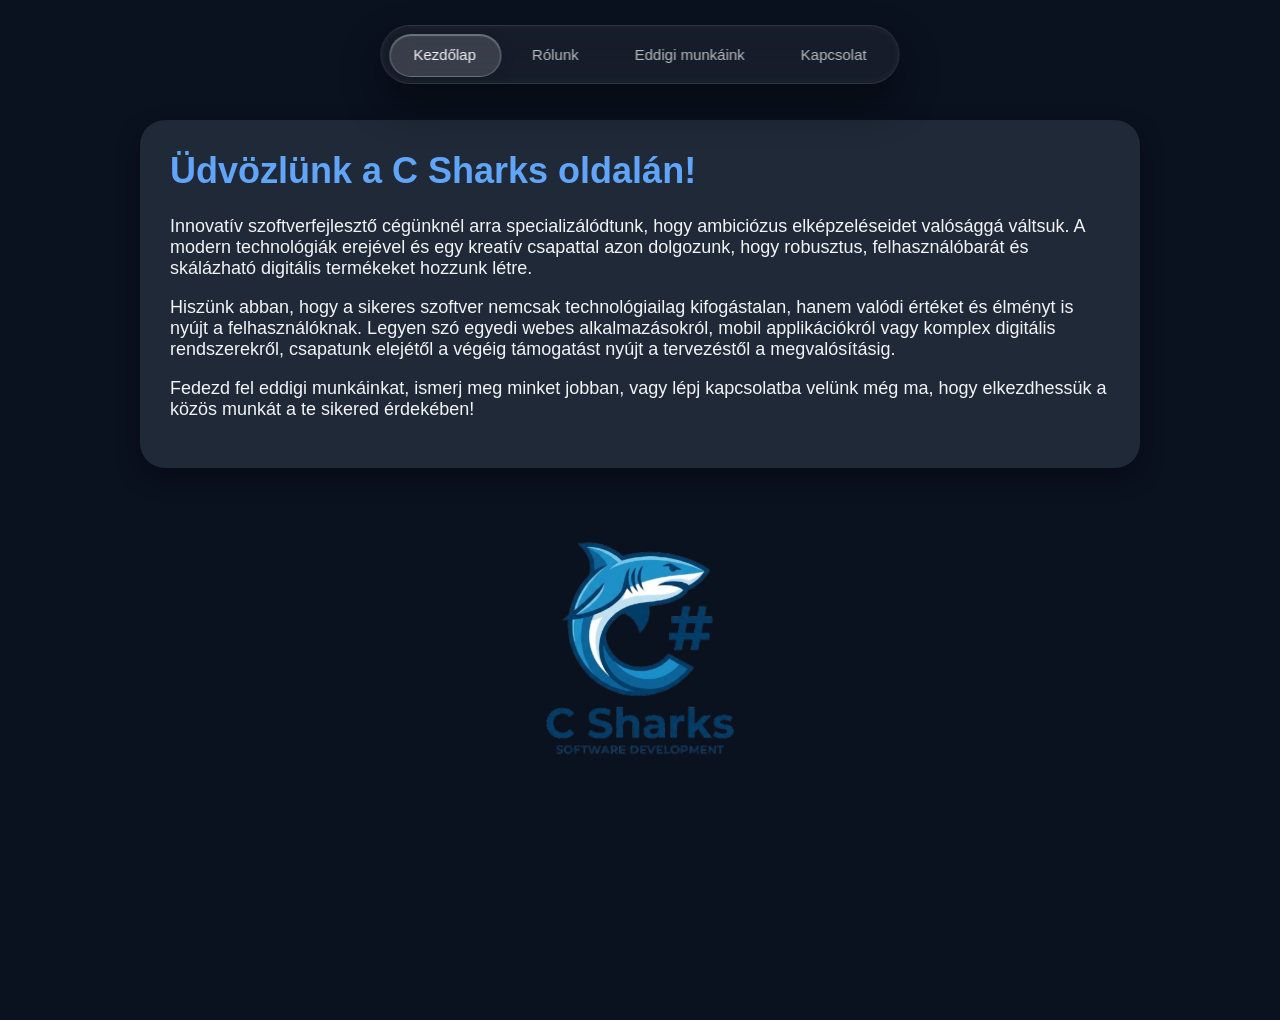
<file: index.html>
<!DOCTYPE html>
<html lang="hu">

<head>
    <meta charset="UTF-8">
    <meta name="viewport" content="width=device-width, initial-scale=1.0">
    <title>C Sharks - Kezdőlap</title>
    <link rel="stylesheet" href="style.css">
</head>

<body>
    <!-- fejléc -->
    <div>
        <div class="menu">
            <a href="index.html" class="active">Kezdőlap</a>
            <a href="rolunk.html">Rólunk</a>
            <a href="eddigi.html">Eddigi munkáink</a>
            <a href="kapcsolat.html">Kapcsolat</a>
        </div>

        <div class="kartya">
            <h1>Üdvözlünk a C Sharks oldalán!</h1>
            <p>Innovatív szoftverfejlesztő cégünknél arra specializálódtunk, hogy ambiciózus elképzeléseidet valósággá váltsuk. A modern technológiák erejével és egy kreatív csapattal azon dolgozunk, hogy robusztus, felhasználóbarát és skálázható digitális termékeket hozzunk létre.</p>
            
            <p>Hiszünk abban, hogy a sikeres szoftver nemcsak technológiailag kifogástalan, hanem valódi értéket és élményt is nyújt a felhasználóknak. Legyen szó egyedi webes alkalmazásokról, mobil applikációkról vagy komplex digitális rendszerekről, csapatunk elejétől a végéig támogatást nyújt a tervezéstől a megvalósításig.</p>
            
            <p>Fedezd fel eddigi munkáinkat, ismerj meg minket jobban, vagy lépj kapcsolatba velünk még ma, hogy elkezdhessük a közös munkát a te sikered érdekében!</p>
        </div>
        
        <div class="Csarks">
            <img src="kepek/Logo.png" alt="CSarks Logo">
        </div>
    </div>
</body>

</html>
</file>
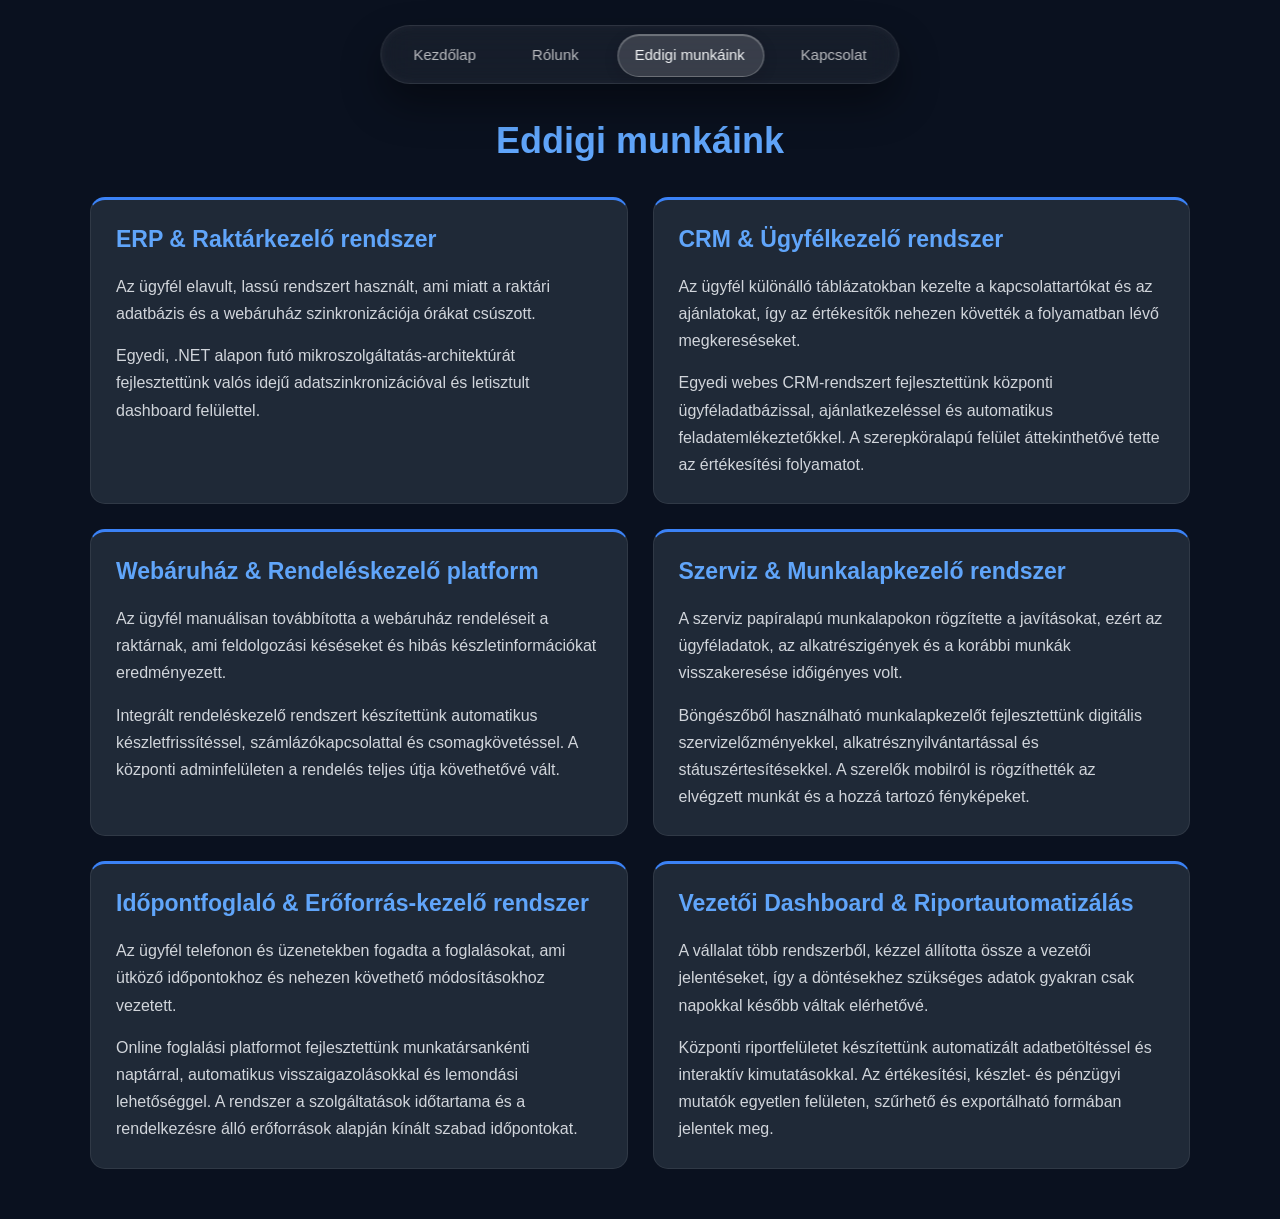
<file: eddigi.html>
<!DOCTYPE html>
<html lang="hu">

<head>
    <meta charset="UTF-8">
    <meta name="viewport" content="width=device-width, initial-scale=1.0">
    <title>Eddigi munkáink</title>
    <link rel="stylesheet" href="eddigistyle.css">
</head>

<body>
    <div>
        <div class="menu">
            <a href="index.html">Kezdőlap</a>
            <a href="rolunk.html">Rólunk</a>
            <a href="eddigi.html" class="active">Eddigi munkáink</a>
            <a href="kapcsolat.html">Kapcsolat</a>
        </div>

        <h1>Eddigi munkáink</h1>

        <div class="munkak">
            <div class="kartya">
                <h1>ERP &amp; Raktárkezelő rendszer</h1>
                <p>Az ügyfél elavult, lassú rendszert használt, ami miatt a raktári adatbázis és a webáruház
                    szinkronizációja órákat csúszott.</p>
                <p>Egyedi, .NET alapon futó mikroszolgáltatás-architektúrát fejlesztettünk valós idejű
                    adatszinkronizációval és letisztult dashboard felülettel.</p>
            </div>

            <div class="kartya">
                <h1>CRM &amp; Ügyfélkezelő rendszer</h1>
                <p>Az ügyfél különálló táblázatokban kezelte a kapcsolattartókat és az ajánlatokat, így az értékesítők
                    nehezen követték a folyamatban lévő megkereséseket.</p>
                <p>Egyedi webes CRM-rendszert fejlesztettünk központi ügyféladatbázissal, ajánlatkezeléssel és
                    automatikus feladatemlékeztetőkkel. A szerepköralapú felület áttekinthetővé tette az értékesítési
                    folyamatot.</p>
            </div>

            <div class="kartya">
                <h1>Webáruház &amp; Rendeléskezelő platform</h1>
                <p>Az ügyfél manuálisan továbbította a webáruház rendeléseit a raktárnak, ami feldolgozási késéseket és
                    hibás készletinformációkat eredményezett.</p>
                <p>Integrált rendeléskezelő rendszert készítettünk automatikus készletfrissítéssel, számlázókapcsolattal
                    és csomagkövetéssel. A központi adminfelületen a rendelés teljes útja követhetővé vált.</p>
            </div>

            <div class="kartya">
                <h1>Szerviz &amp; Munkalapkezelő rendszer</h1>
                <p>A szerviz papíralapú munkalapokon rögzítette a javításokat, ezért az ügyféladatok, az
                    alkatrészigények és a korábbi munkák visszakeresése időigényes volt.</p>
                <p>Böngészőből használható munkalapkezelőt fejlesztettünk digitális szervizelőzményekkel,
                    alkatrésznyilvántartással és státuszértesítésekkel. A szerelők mobilról is rögzíthették az elvégzett
                    munkát és a hozzá tartozó fényképeket.</p>
            </div>

            <div class="kartya">
                <h1>Időpontfoglaló &amp; Erőforrás-kezelő rendszer</h1>
                <p>Az ügyfél telefonon és üzenetekben fogadta a foglalásokat, ami ütköző időpontokhoz és nehezen
                    követhető módosításokhoz vezetett.</p>
                <p>Online foglalási platformot fejlesztettünk munkatársankénti naptárral, automatikus
                    visszaigazolásokkal és lemondási lehetőséggel. A rendszer a szolgáltatások időtartama és a
                    rendelkezésre álló erőforrások alapján kínált szabad időpontokat.</p>
            </div>

            <div class="kartya">
                <h1>Vezetői Dashboard &amp; Riportautomatizálás</h1>
                <p>A vállalat több rendszerből, kézzel állította össze a vezetői jelentéseket, így a döntésekhez
                    szükséges adatok gyakran csak napokkal később váltak elérhetővé.</p>
                <p>Központi riportfelületet készítettünk automatizált adatbetöltéssel és interaktív kimutatásokkal. Az
                    értékesítési, készlet- és pénzügyi mutatók egyetlen felületen, szűrhető és exportálható formában
                    jelentek meg.</p>
            </div>
        </div>
    </div>
</body>

</html>
</file>
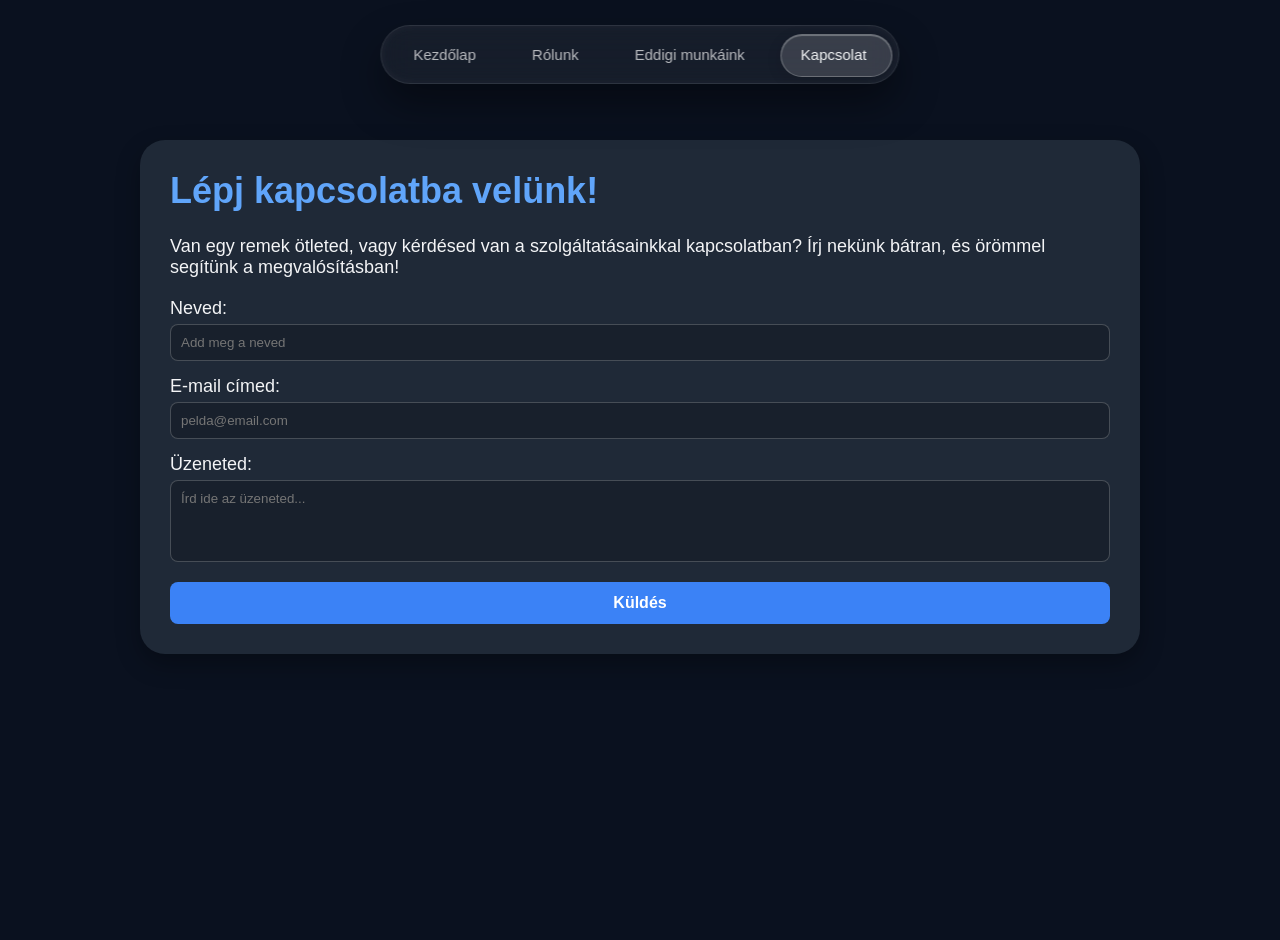
<file: kapcsolat.html>
<!DOCTYPE html>
<html lang="hu">

<head>
    <meta charset="UTF-8">
    <meta name="viewport" content="width=device-width, initial-scale=1.0">
    <title>Kapcsolat</title>
    <link rel="stylesheet" href="kapcsolatstyle.css">
</head>

<body>
    <!-- fejléc -->
    <div>
        <div class="menu">
            <a href="index.html">Kezdőlap</a>
            <a href="rolunk.html">Rólunk</a>
            <a href="eddigi.html">Eddigi munkáink</a>
            <a href="kapcsolat.html" class="active">Kapcsolat</a>
        </div>

        <div class="kartya">
            <h1>Lépj kapcsolatba velünk!</h1>
            <p>Van egy remek ötleted, vagy kérdésed van a szolgáltatásainkkal kapcsolatban? Írj nekünk bátran, és örömmel segítünk a megvalósításban!</p>
            
            <form style="display: flex; flex-direction: column; gap: 15px; margin-top: 20px;">
                <div>
                    <label for="nev" style="display: block; margin-bottom: 5px; font-size: 18px;">Neved:</label>
                    <input type="text" id="nev" name="nev" placeholder="Add meg a neved" style="width: 100%; padding: 10px; border-radius: 8px; border: 1px solid rgba(255,255,255,0.2); background: rgba(0,0,0,0.2); color: #fff; box-sizing: border-box;">
                </div>
                <div>
                    <label for="email" style="display: block; margin-bottom: 5px; font-size: 18px;">E-mail címed:</label>
                    <input type="email" id="email" name="email" placeholder="pelda@email.com" style="width: 100%; padding: 10px; border-radius: 8px; border: 1px solid rgba(255,255,255,0.2); background: rgba(0,0,0,0.2); color: #fff; box-sizing: border-box;">
                </div>
                <div>
                    <label for="uzenet" style="display: block; margin-bottom: 5px; font-size: 18px;">Üzeneted:</label>
                    <textarea id="uzenet" name="uzenet" rows="4" placeholder="Írd ide az üzeneted..."></textarea>
                </div>
                <button type="submit" style="padding: 12px 20px; border-radius: 8px; border: none; background: #3b82f6; color: #fff; font-size: 16px; font-weight: bold; cursor: pointer;">Küldés</button>
            </form>
        </div>
    </div>
</body>

</html>
</file>
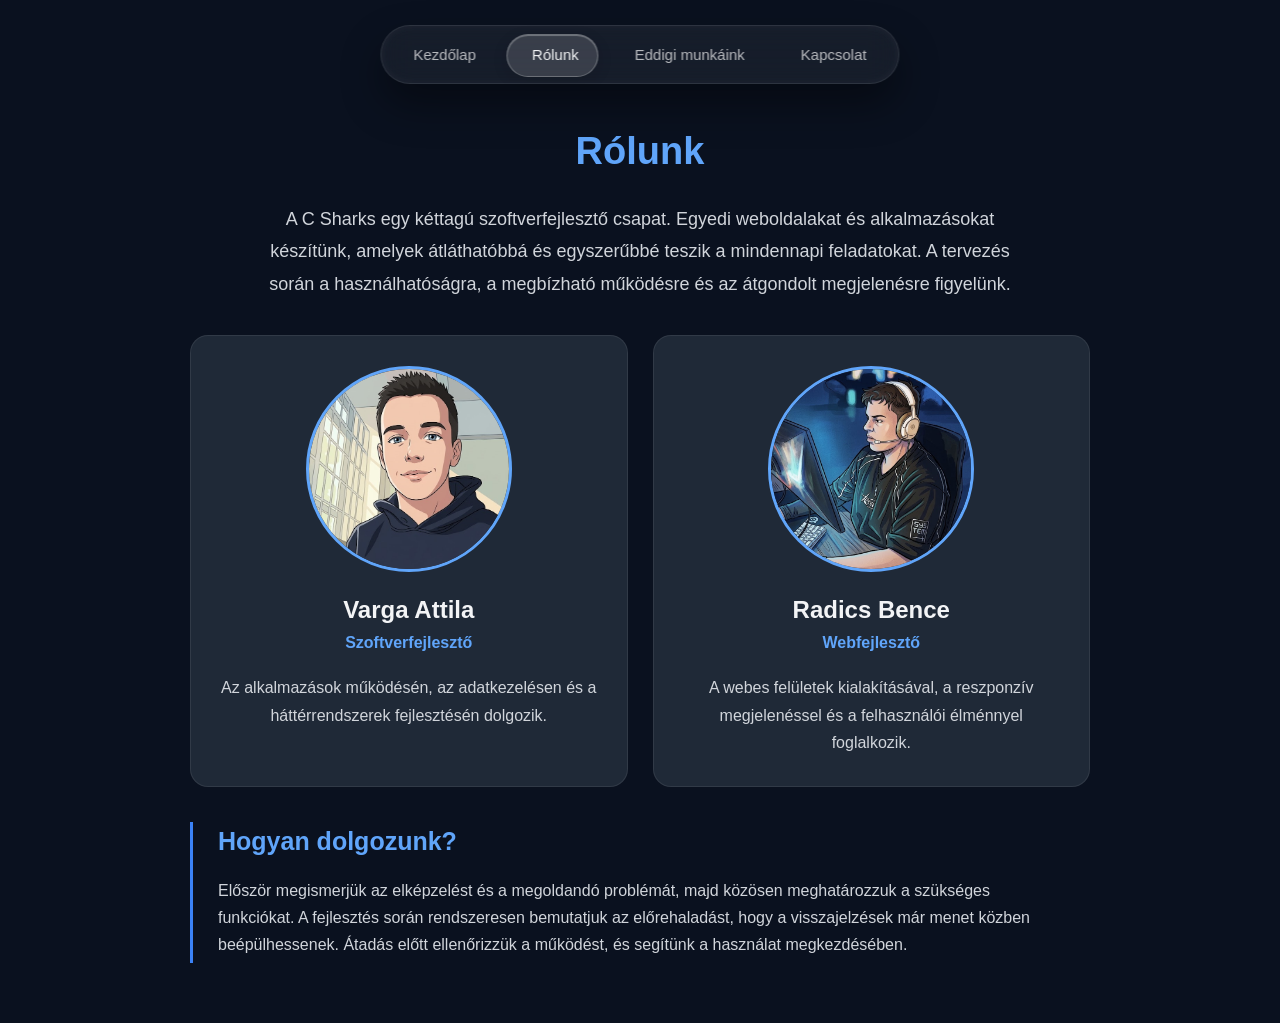
<file: rolunk.html>
<!DOCTYPE html>
<html lang="hu">

<head>
    <meta charset="UTF-8">
    <meta name="viewport" content="width=device-width, initial-scale=1.0">
    <title>Rólunk</title>
    <link rel="stylesheet" href="rolunkstyle.css">
</head>

<body>
    <!-- fejléc -->
    <div class="menu">
        <a href="index.html">Kezdőlap</a>
        <a href="rolunk.html" class="active">Rólunk</a>
        <a href="eddigi.html">Eddigi munkáink</a>
        <a href="kapcsolat.html">Kapcsolat</a>
    </div>

    <h1>Rólunk</h1>

    <main class="rolunk">
        <p class="bemutatas">
            A C Sharks egy kéttagú szoftverfejlesztő csapat.
            Egyedi weboldalakat és alkalmazásokat készítünk, amelyek
            átláthatóbbá és egyszerűbbé teszik a mindennapi feladatokat.
            A tervezés során a használhatóságra, a megbízható működésre
            és az átgondolt megjelenésre figyelünk.
        </p>

        <div class="csapat">
            <div class="tag">
                <img src="kepek/Ati.jpg" alt="Varga Attila" style="object-position: center 10%;">

                <h2>Varga Attila</h2>
                <p class="szerepkor">Szoftverfejlesztő</p>
                <p>
                    Az alkalmazások működésén, az adatkezelésen
                    és a háttérrendszerek fejlesztésén dolgozik.
                </p>
            </div>

            <div class="tag">
                <img src="kepek/Bence.jpg" alt="Varga Attila" style="object-position: center 10%;">

                <h2>Radics Bence</h2>
                <p class="szerepkor">Webfejlesztő</p>
                <p>
                    A webes felületek kialakításával, a reszponzív
                    megjelenéssel és a felhasználói élménnyel foglalkozik.
                </p>
            </div>
        </div>

        <section class="munkamodszer">
            <h2 style="color: var(--vilagoskek-kiemeles);">Hogyan dolgozunk?</h2>
            <p>
                Először megismerjük az elképzelést és a megoldandó problémát,
                majd közösen meghatározzuk a szükséges funkciókat.
                A fejlesztés során rendszeresen bemutatjuk az előrehaladást,
                hogy a visszajelzések már menet közben beépülhessenek.
                Átadás előtt ellenőrizzük a működést, és segítünk
                a használat megkezdésében.
            </p>
        </section>
    </main>
</body>

</html>
</file>
<file: style.css>
:root {
    /* Hátterek, kártyák */
    --melykek-hatter: #0a111f;
    --sotet-pala-szurke: #1f2937;
    --kozepszurke-reszletek: #4b5563;

    /* kiemelőszínek */
    --elenk-kek-akcentus: #3b82f6;
    --tengerkek-innovacio: #06b6d4;
    --vilagoskek-kiemeles: #60a5fa;

    /* szöveg */
    --tort-feher-szoveg: #f3f4f6;
    --vilagosszurke-szoveg: #d1d5db;
}

body {
    background-color: var(--melykek-hatter);
    color: var(--tort-feher-szoveg);
    margin: 0;
    min-height: 100vh;
    display: flex;
    flex-direction: column;
    align-items: center;
    justify-content: flex-start;
    padding-top: 40px;
    gap: 30px;
    font-family: 'Segoe UI', Tahoma, Geneva, Verdana, sans-serif;
    padding-top: 120px;
}

body > div {
    display: flex;
    flex-direction: column;
    align-items: center;
    gap: 30px;
    width: 100%;
}

.menu {
    position: fixed;
    top: 25px;
    left: 50%;
    transform: translateX(-50%);
    z-index: 1000;
    display: flex;
    gap: 8px;
    padding: 8px;
    background: rgba(255, 255, 255, 0.05);
    backdrop-filter: blur(16px);
    -webkit-backdrop-filter: blur(16px);
    border: 1px solid rgba(255, 255, 255, 0.1);
    border-radius: 50px;
    box-shadow: 0 20px 40px rgba(0, 0, 0, 0.4),
        inset 0 0 10px rgba(255, 255, 255, 0.05);
}

.menu a {
    position: relative;
    z-index: 2;
    /* A szöveg a csúszó elem felett marad */
    display: inline-block;
    padding: 12px 24px;
    color: rgba(255, 255, 255, 0.7);
    text-decoration: none;
    font-size: 15px;
    font-weight: 500;
    transition: color 0.3s ease;
}

.menu a:hover,
.menu a.active {
    color: var(--tort-feher-szoveg);
}

/* A csúszó háttér elem (kapszula) */
.menu::before {
    content: '';
    position: absolute;
    top: 8px;
    left: 8px;
    height: calc(100% - 16px);
    background: rgba(255, 255, 255, 0.15);
    /* Enyhén világosabb háttér */

    /* A dupla backdrop-filter el lett távolítva a renderelési hiba megszüntetéséhez */

    border: 1px solid rgba(255, 255, 255, 0.25);
    border-radius: 40px;
    box-shadow: 0 4px 15px rgba(0, 0, 0, 0.1),
        inset 0 1px 1px rgba(255, 255, 255, 0.3);
    transition: all 0.4s cubic-bezier(0.25, 1, 0.5, 1);
    z-index: 1;
    width: 110px;
    transform: translateX(0);
}

/* Az aktív menüpont helyzete */
.menu:has(a:nth-child(1).active)::before {
    transform: translateX(0);
    width: 110px;
}

.menu:has(a:nth-child(2).active)::before {
    transform: translateX(117px);
    width: 90px;
}

.menu:has(a:nth-child(3).active)::before {
    transform: translateX(228px);
    width: 145px;
}

.menu:has(a:nth-child(4).active)::before {
    transform: translateX(391px);
    width: 110px;
}

/* Ezek legyenek az active szabályok UTÁN,
   hogy rámutatáskor felülírják az aktív helyzetet. */
.menu:has(a:nth-child(1):hover)::before {
    transform: translateX(0);
    width: 110px;
}

.menu:has(a:nth-child(2):hover)::before {
    transform: translateX(117px);
    width: 90px;
}

.menu:has(a:nth-child(3):hover)::before {
    transform: translateX(228px);
    width: 145px;
}

.menu:has(a:nth-child(4):hover)::before {
    transform: translateX(391px);
    width: 110px;
}

.kartya {
    width: 1000px;
    max-width: 90vw;
    font-size: 18px;
    background-color: var(--sotet-pala-szurke);
    border-radius: 25px;
    padding: 30px;
    box-shadow: 0 10px 25px rgba(0, 0, 0, 0.3);
    box-sizing: border-box;
}

.kartya h1 {
    margin-top: 0;
    color: var(--vilagoskek-kiemeles);
}

.Csarks img {
    width: 300px;
    max-width: 90vw;
    height: auto;
    display: block;
    margin-left: auto;
    margin-right: auto;
}

@view-transition {
    navigation: auto;
}
</file>
<file: eddigistyle.css>
:root {
    /* Hátterek, kártyák */
    --melykek-hatter: #0a111f;
    --sotet-pala-szurke: #1f2937;
    --kozepszurke-reszletek: #4b5563;

    /* kiemelőszínek */
    --elenk-kek-akcentus: #3b82f6;
    --tengerkek-innovacio: #06b6d4;
    --vilagoskek-kiemeles: #60a5fa;

    /* szöveg */
    --tort-feher-szoveg: #f3f4f6;
    --vilagosszurke-szoveg: #d1d5db;
}

body {
    background-color: var(--melykek-hatter);
    color: var(--tort-feher-szoveg);
    margin: 0;
    min-height: 100vh;
    padding: 120px 20px 50px;
    box-sizing: border-box;
    font-family: 'Segoe UI', Tahoma, Geneva, Verdana, sans-serif;
}

.menu {
    position: fixed;
    top: 25px;
    left: 50%;
    transform: translateX(-50%);
    z-index: 1000;
    display: flex;
    gap: 8px;
    padding: 8px;
    background: rgba(255, 255, 255, 0.05);
    backdrop-filter: blur(16px);
    -webkit-backdrop-filter: blur(16px);
    border: 1px solid rgba(255, 255, 255, 0.1);
    border-radius: 50px;
    box-shadow: 0 20px 40px rgba(0, 0, 0, 0.4),
        inset 0 0 10px rgba(255, 255, 255, 0.05);
}

.menu a {
    position: relative;
    z-index: 2;
    display: inline-block;
    padding: 12px 24px;
    color: rgba(255, 255, 255, 0.7);
    text-decoration: none;
    font-size: 15px;
    font-weight: 500;
    transition: color 0.3s ease;
}

.menu a:hover,
.menu a.active {
    color: var(--tort-feher-szoveg);
}

.menu::before {
    content: '';
    position: absolute;
    top: 8px;
    left: 8px;
    height: calc(100% - 16px);
    background: rgba(255, 255, 255, 0.15);
    border: 1px solid rgba(255, 255, 255, 0.25);
    border-radius: 40px;
    box-shadow: 0 4px 15px rgba(0, 0, 0, 0.1),
        inset 0 1px 1px rgba(255, 255, 255, 0.3);
    transition: all 0.4s cubic-bezier(0.25, 1, 0.5, 1);
    z-index: 1;
    width: 110px;
    transform: translateX(0);
}

.menu:has(a:nth-child(1).active)::before {
    transform: translateX(0);
    width: 110px;
}

.menu:has(a:nth-child(2).active)::before {
    transform: translateX(117px);
    width: 90px;
}

.menu:has(a:nth-child(3).active)::before {
    transform: translateX(228px);
    width: 145px;
}

.menu:has(a:nth-child(4).active)::before {
    transform: translateX(391px);
    width: 110px;
}

.menu:has(a:nth-child(1):hover)::before {
    transform: translateX(0);
    width: 110px;
}

.menu:has(a:nth-child(2):hover)::before {
    transform: translateX(117px);
    width: 90px;
}

.menu:has(a:nth-child(3):hover)::before {
    transform: translateX(228px);
    width: 145px;
}

.menu:has(a:nth-child(4):hover)::before {
    transform: translateX(391px);
    width: 110px;
}

body > div {
    max-width: 1100px;
    margin: 0 auto;
}

body > div > h1 {
    margin: 0 0 35px;
    text-align: center;
    font-size: 36px;
}

.munkak {
    display: grid;
    grid-template-columns: repeat(2, minmax(0, 1fr));
    gap: 25px;
}

.kartya {
    padding: 25px;
    background-color: var(--sotet-pala-szurke);
    border: 1px solid rgba(255, 255, 255, 0.08);
    border-top: 3px solid var(--elenk-kek-akcentus);
    border-radius: 15px;
    transition: border-color 0.2s ease;
}

.kartya:hover {
    border-color: var(--vilagoskek-kiemeles);
}

.kartya h1 {
    margin: 0 0 18px;
    font-size: 23px;
    line-height: 1.3;
}

.kartya p {
    color: var(--vilagosszurke-szoveg);
    font-size: 16px;
    line-height: 1.7;
    margin: 0 0 15px;
}

.kartya p:last-child {
    margin-bottom: 0;
}

@media (max-width: 700px) {
    .munkak {
        grid-template-columns: 1fr;
    }

    body > div > h1 {
        font-size: 30px;
    }

    .kartya {
        padding: 20px;
    }
}

@view-transition {
    navigation: auto;
}

h1 {
    color: var(--vilagoskek-kiemeles);
}
</file>
<file: kapcsolatstyle.css>
:root {
    /* Hátterek, kártyák */
    --melykek-hatter: #0a111f;
    --sotet-pala-szurke: #1f2937;
    --kozepszurke-reszletek: #4b5563;

    /* kiemelőszínek */
    --elenk-kek-akcentus: #3b82f6;
    --tengerkek-innovacio: #06b6d4;
    --vilagoskek-kiemeles: #60a5fa;

    /* szöveg */
    --tort-feher-szoveg: #f3f4f6;
    --vilagosszurke-szoveg: #d1d5db;
}

body {
    background-color: var(--melykek-hatter);
    color: var(--tort-feher-szoveg);
    margin: 0;
    min-height: 100vh;
    display: flex;
    flex-direction: column;
    align-items: center;
    justify-content: flex-start;
    padding-top: 40px;
    gap: 30px;
    font-family: 'Segoe UI', Tahoma, Geneva, Verdana, sans-serif;
}

body > div {
    display: flex;
    flex-direction: column;
    align-items: center;
    gap: 30px;
    width: 100%;
}

.menu {
    position: fixed;
    top: 25px;
    left: 50%;
    transform: translateX(-50%);
    z-index: 1000;
    display: flex;
    gap: 8px;
    padding: 8px;
    background: rgba(255, 255, 255, 0.05);
    backdrop-filter: blur(16px);
    -webkit-backdrop-filter: blur(16px);
    border: 1px solid rgba(255, 255, 255, 0.1);
    border-radius: 50px;
    box-shadow: 0 20px 40px rgba(0, 0, 0, 0.4),
        inset 0 0 10px rgba(255, 255, 255, 0.05);
}

.menu a {
    position: relative;
    z-index: 2;
    /* A szöveg a csúszó elem felett marad */
    display: inline-block;
    padding: 12px 24px;
    color: rgba(255, 255, 255, 0.7);
    text-decoration: none;
    font-size: 15px;
    font-weight: 500;
    transition: color 0.3s ease;
}

.menu a:hover,
.menu a.active {
    color: var(--tort-feher-szoveg);
}

/* A csúszó háttér elem (kapszula) */
.menu::before {
    content: '';
    position: absolute;
    top: 8px;
    left: 8px;
    height: calc(100% - 16px);
    background: rgba(255, 255, 255, 0.15);
    /* Enyhén világosabb háttér */

    /* A dupla backdrop-filter el lett távolítva a renderelési hiba megszüntetéséhez */

    border: 1px solid rgba(255, 255, 255, 0.25);
    border-radius: 40px;
    box-shadow: 0 4px 15px rgba(0, 0, 0, 0.1),
        inset 0 1px 1px rgba(255, 255, 255, 0.3);
    transition: all 0.4s cubic-bezier(0.25, 1, 0.5, 1);
    z-index: 1;
    width: 110px;
    transform: translateX(0);
}

/* Az aktív menüpont helyzete */
.menu:has(a:nth-child(1).active)::before {
    transform: translateX(0);
    width: 110px;
}

.menu:has(a:nth-child(2).active)::before {
    transform: translateX(117px);
    width: 90px;
}

.menu:has(a:nth-child(3).active)::before {
    transform: translateX(228px);
    width: 145px;
}

.menu:has(a:nth-child(4).active)::before {
    transform: translateX(391px);
    width: 110px;
}

/* Ezek legyenek az active szabályok UTÁN,
   hogy rámutatáskor felülírják az aktív helyzetet. */
.menu:has(a:nth-child(1):hover)::before {
    transform: translateX(0);
    width: 110px;
}

.menu:has(a:nth-child(2):hover)::before {
    transform: translateX(117px);
    width: 90px;
}

.menu:has(a:nth-child(3):hover)::before {
    transform: translateX(228px);
    width: 145px;
}

.menu:has(a:nth-child(4):hover)::before {
    transform: translateX(391px);
    width: 110px;
}

.kartya {
    margin-top: 100px;
    width: 1000px;
    max-width: 90vw;
    font-size: 18px;
    background-color: var(--sotet-pala-szurke);
    border-radius: 25px;
    padding: 30px;
    box-shadow: 0 10px 25px rgba(0, 0, 0, 0.3);
    box-sizing: border-box;
}

.kartya h1 {
    margin-top: 0;
    color: var(--vilagoskek-kiemeles);
}


textarea {
    resize: none;
    width: 100%;
    padding: 10px;
    border-radius: 8px;
    border: 1px solid rgba(255, 255, 255, 0.2);
    background: rgba(0, 0, 0, 0.2);
    color: #fff;
    box-sizing: border-box;
    font-family: inherit;
}

@view-transition {
    navigation: auto;
}
</file>
<file: rolunkstyle.css>
:root {
    /* Hátterek, kártyák */
    --melykek-hatter: #0a111f;
    --sotet-pala-szurke: #1f2937;
    --kozepszurke-reszletek: #4b5563;

    /* kiemelőszínek */
    --elenk-kek-akcentus: #3b82f6;
    --tengerkek-innovacio: #06b6d4;
    --vilagoskek-kiemeles: #60a5fa;

    /* szöveg */
    --tort-feher-szoveg: #f3f4f6;
    --vilagosszurke-szoveg: #d1d5db;
}

body {
    background-color: var(--melykek-hatter);
    color: var(--tort-feher-szoveg);
    margin: 0;
    padding: 40px 20px 60px;
    min-height: 100vh;
    box-sizing: border-box;
    display: flex;
    flex-direction: column;
    align-items: center;
    gap: 30px;
    font-family: 'Segoe UI', Tahoma, Geneva, Verdana, sans-serif;
    padding-top: 120px;
}

.menu {
    position: fixed;
    top: 25px;
    left: 50%;
    transform: translateX(-50%);
    z-index: 1000;
    display: flex;
    gap: 8px;
    padding: 8px;
    background: rgba(255, 255, 255, 0.05);
    backdrop-filter: blur(16px);
    -webkit-backdrop-filter: blur(16px);
    border: 1px solid rgba(255, 255, 255, 0.1);
    border-radius: 50px;
    box-shadow: 0 20px 40px rgba(0, 0, 0, 0.4),
        inset 0 0 10px rgba(255, 255, 255, 0.05);
}

.menu a {
    position: relative;
    z-index: 2;
    /* A szöveg a csúszó elem felett marad */
    display: inline-block;
    padding: 12px 24px;
    color: rgba(255, 255, 255, 0.7);
    text-decoration: none;
    font-size: 15px;
    font-weight: 500;
    transition: color 0.3s ease;
}

.menu a:hover,
.menu a.active {
    color: var(--tort-feher-szoveg);
}

/* A csúszó háttér elem (kapszula) */
.menu::before {
    content: '';
    position: absolute;
    top: 8px;
    left: 8px;
    height: calc(100% - 16px);
    background: rgba(255, 255, 255, 0.15);
    /* Enyhén világosabb háttér */

    /* A dupla backdrop-filter el lett távolítva a renderelési hiba megszüntetéséhez */

    border: 1px solid rgba(255, 255, 255, 0.25);
    border-radius: 40px;
    box-shadow: 0 4px 15px rgba(0, 0, 0, 0.1),
        inset 0 1px 1px rgba(255, 255, 255, 0.3);
    transition: all 0.4s cubic-bezier(0.25, 1, 0.5, 1);
    z-index: 1;
    width: 110px;
    transform: translateX(0);
}

/* Az aktív menüpont helyzete */
.menu:has(a:nth-child(1).active)::before {
    transform: translateX(0);
    width: 110px;
}

.menu:has(a:nth-child(2).active)::before {
    transform: translateX(117px);
    width: 90px;
}

.menu:has(a:nth-child(3).active)::before {
    transform: translateX(228px);
    width: 145px;
}

.menu:has(a:nth-child(4).active)::before {
    transform: translateX(391px);
    width: 110px;
}

/* Ezek legyenek az active szabályok UTÁN,
   hogy rámutatáskor felülírják az aktív helyzetet. */
.menu:has(a:nth-child(1):hover)::before {
    transform: translateX(0);
    width: 110px;
}

.menu:has(a:nth-child(2):hover)::before {
    transform: translateX(117px);
    width: 90px;
}

.menu:has(a:nth-child(3):hover)::before {
    transform: translateX(228px);
    width: 145px;
}

.menu:has(a:nth-child(4):hover)::before {
    transform: translateX(391px);
    width: 110px;
}

body>h1 {
    margin: 10px 0 0;
    font-size: 38px;
    text-align: center;
}

.rolunk {
    width: 100%;
    max-width: 900px;
}

.bemutatas {
    max-width: 760px;
    margin: 0 auto 35px;
    color: var(--vilagosszurke-szoveg);
    font-size: 18px;
    line-height: 1.8;
    text-align: center;
}

.csapat {
    display: flex;
    gap: 25px;
}

.tag {
    flex: 1;
    min-width: 0;
    padding: 30px;
    background-color: var(--sotet-pala-szurke);
    border: 1px solid rgba(255, 255, 255, 0.08);
    border-radius: 18px;
    text-align: center;
    transition: border-color 0.2s ease;
}

.tag:hover {
    border-color: var(--vilagoskek-kiemeles);
}

.tag img {
    width: 200px;
    height: 200px;
    object-fit: cover;
    border-radius: 50%;
    border: 3px solid var(--vilagoskek-kiemeles);
}

.tag h2 {
    margin: 20px 0 5px;
    font-size: 24px;
}

.tag .szerepkor {
    margin: 0 0 18px;
    color: var(--vilagoskek-kiemeles);
    font-weight: 600;
}

.tag p,
.munkamodszer p {
    color: var(--vilagosszurke-szoveg);
    font-size: 16px;
    line-height: 1.7;
}

.tag p:last-child {
    margin-bottom: 0;
}

.munkamodszer {
    margin-top: 35px;
    padding: 5px 25px;
    border-left: 3px solid var(--elenk-kek-akcentus);
}

.munkamodszer h2 {
    margin-top: 0;
    font-size: 25px;
}

.munkamodszer p {
    margin-bottom: 0;
}

/* Telefonon egymás alá kerülnek a kártyák */
@media (max-width: 650px) {
    body {
        padding: 25px 15px 40px;
    }

    .csapat {
        flex-direction: column;
    }

    body>h1 {
        font-size: 32px;
    }

    .bemutatas {
        font-size: 16px;
    }

    .menu {
        max-width: 100%;
        box-sizing: border-box;
        overflow-x: auto;
        flex-shrink: 0;
    }

    .menu a {
        flex-shrink: 0;
        white-space: nowrap;
    }
}

@view-transition {
    navigation: auto;
}

h1 {
    color: var(--vilagoskek-kiemeles);
}
</file>
